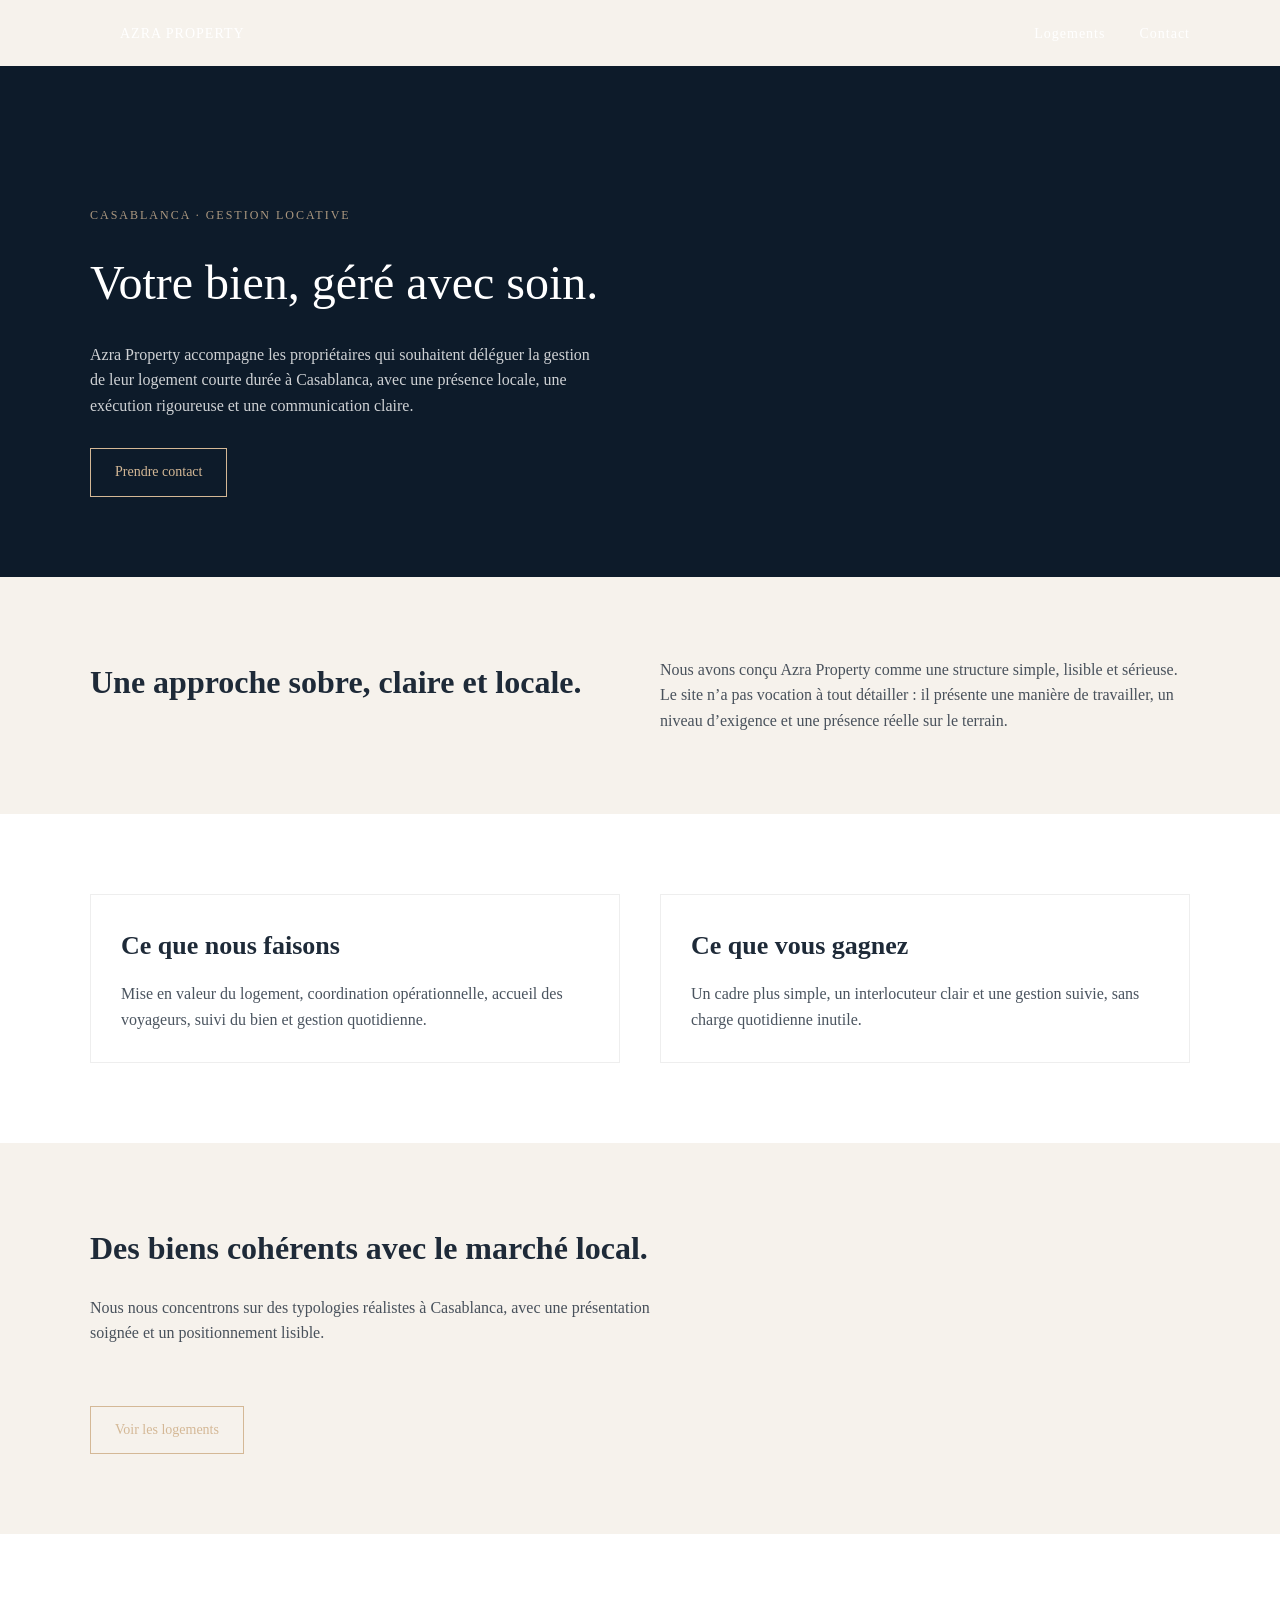
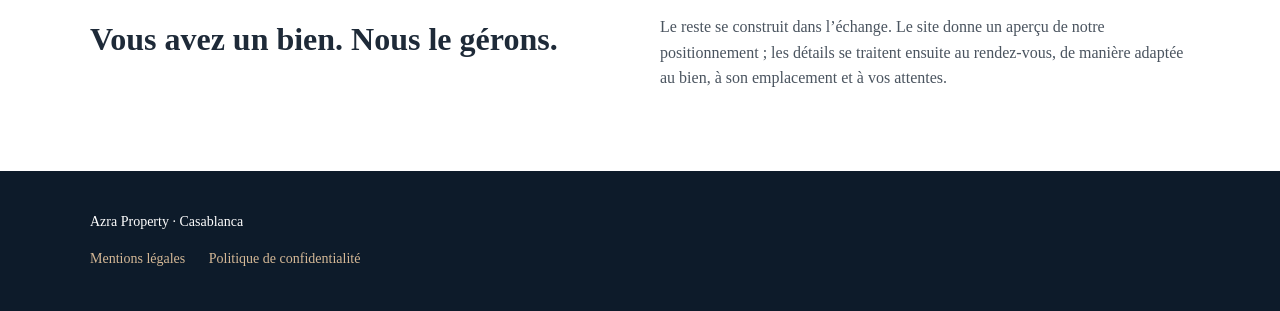
<file: index.html>
<!DOCTYPE html>
<html lang="fr">
<head>
  <meta charset="UTF-8" />
  <meta name="viewport" content="width=device-width, initial-scale=1.0" />
  <title>Azra Property</title>
  <meta name="description" content="Gestion locative courte durée à Casablanca. Une approche sobre, locale et rigoureuse pour les propriétaires." />
  <link rel="stylesheet" href="assets/styles.css" />
</head>
<body>

  <header>
    <div class="container">
      <nav>
        <div class="logo">
          <a href="index.html">AZRA PROPERTY</a>
        </div>
        <div class="nav-links">
          <a href="logements.html">Logements</a>
          <a href="contact.html">Contact</a>
        </div>
      </nav>
    </div>
  </header>

  <section class="hero">
    <div class="container">
      <p style="font-size: 12px; letter-spacing: 2px; text-transform: uppercase; color: #D4B896; margin-bottom: 20px;">
        Casablanca · gestion locative
      </p>

      <h1>Votre bien, géré avec soin.</h1>

      <p>
        Azra Property accompagne les propriétaires qui souhaitent déléguer la gestion de leur logement courte durée à Casablanca, avec une présence locale, une exécution rigoureuse et une communication claire.
      </p>

      <a href="contact.html" class="button">Prendre contact</a>
    </div>
  </section>

  <section class="section">
    <div class="container grid">
      <div>
        <h2>Une approche sobre, claire et locale.</h2>
      </div>
      <div>
        <p>
          Nous avons conçu Azra Property comme une structure simple, lisible et sérieuse. Le site n’a pas vocation à tout détailler : il présente une manière de travailler, un niveau d’exigence et une présence réelle sur le terrain.
        </p>
      </div>
    </div>
  </section>

  <section class="section" style="background: white;">
    <div class="container grid">
      <div class="card">
        <h2 style="font-size: 26px; margin-bottom: 15px;">Ce que nous faisons</h2>
        <p>
          Mise en valeur du logement, coordination opérationnelle, accueil des voyageurs, suivi du bien et gestion quotidienne.
        </p>
      </div>

      <div class="card">
        <h2 style="font-size: 26px; margin-bottom: 15px;">Ce que vous gagnez</h2>
        <p>
          Un cadre plus simple, un interlocuteur clair et une gestion suivie, sans charge quotidienne inutile.
        </p>
      </div>
    </div>
  </section>

  <section class="section">
    <div class="container">
      <h2 style="margin-bottom: 20px;">Des biens cohérents avec le marché local.</h2>
      <p style="margin-bottom: 30px;">
        Nous nous concentrons sur des typologies réalistes à Casablanca, avec une présentation soignée et un positionnement lisible.
      </p>

      <a href="logements.html" class="button">Voir les logements</a>
    </div>
  </section>

  <section class="section" style="background: white;">
    <div class="container grid">
      <div>
        <h2>Vous avez un bien. Nous le gérons.</h2>
      </div>
      <div>
        <p>
          Le reste se construit dans l’échange. Le site donne un aperçu de notre positionnement ; les détails se traitent ensuite au rendez-vous, de manière adaptée au bien, à son emplacement et à vos attentes.
        </p>
      </div>
    </div>
  </section>

  <footer>
    <div class="container">
      <p style="margin-bottom: 15px;">Azra Property · Casablanca</p>
      <a href="mentions-legales.html">Mentions légales</a>
      <a href="politique-confidentialite.html">Politique de confidentialité</a>
    </div>
  </footer>

  <script src="assets/script.js"></script>
</body>
</html>
</file>
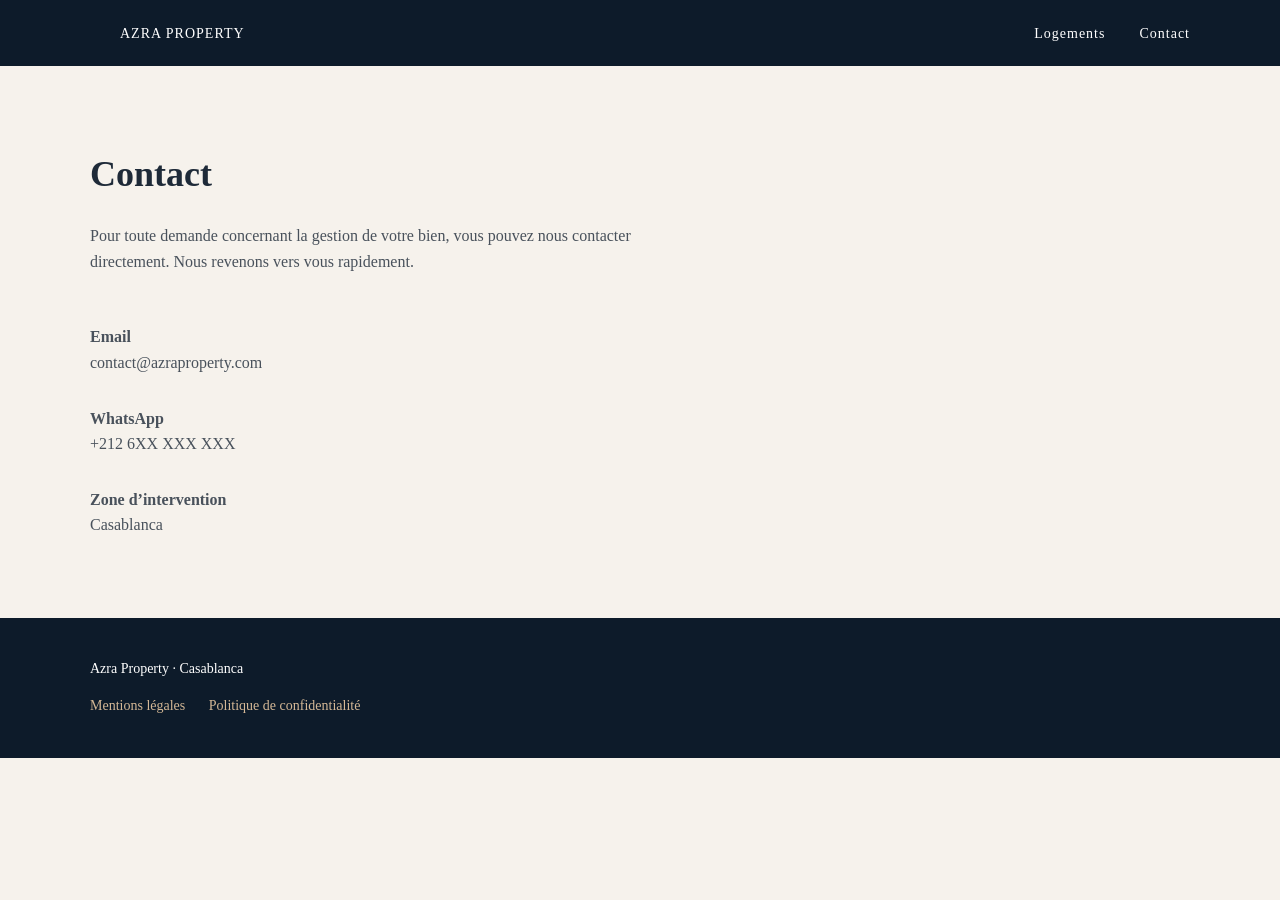
<file: contact.html>
<!DOCTYPE html>
<html lang="fr">
<head>
  <meta charset="UTF-8" />
  <meta name="viewport" content="width=device-width, initial-scale=1.0"/>
  <title>Contact · Azra Property</title>
  <link rel="stylesheet" href="assets/styles.css" />
</head>
<body>

<header>
  <div class="container">
    <nav>
      <div class="logo">
        <a href="index.html">AZRA PROPERTY</a>
      </div>
      <div class="nav-links">
        <a href="logements.html">Logements</a>
        <a href="contact.html">Contact</a>
      </div>
    </nav>
  </div>
</header>

<section class="section">
  <div class="container">

    <h1 style="font-size: 36px; margin-bottom: 20px;">Contact</h1>

    <p style="max-width: 600px; margin-bottom: 50px;">
      Pour toute demande concernant la gestion de votre bien, vous pouvez nous contacter directement. Nous revenons vers vous rapidement.
    </p>

    <div style="margin-bottom: 30px;">
      <p><strong>Email</strong></p>
      <p>contact@azraproperty.com</p>
    </div>

    <div style="margin-bottom: 30px;">
      <p><strong>WhatsApp</strong></p>
      <p>+212 6XX XXX XXX</p>
    </div>

    <div>
      <p><strong>Zone d’intervention</strong></p>
      <p>Casablanca</p>
    </div>

  </div>
</section>

<footer>
  <div class="container">
    <p style="margin-bottom: 15px;">Azra Property · Casablanca</p>
    <a href="mentions-legales.html">Mentions légales</a>
    <a href="politique-confidentialite.html">Politique de confidentialité</a>
  </div>
</footer>

<script src="assets/script.js"></script>
</body>
</html>
</file>
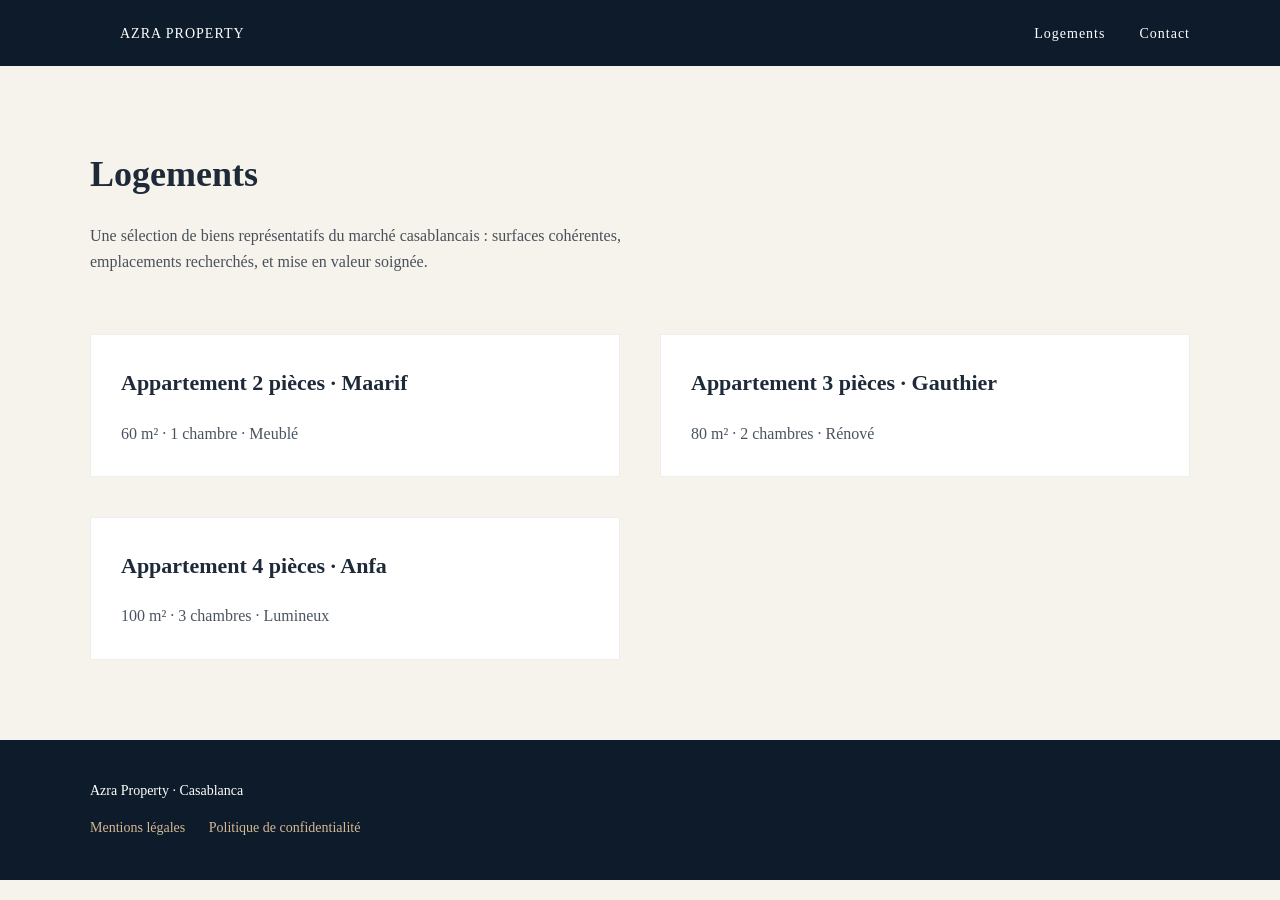
<file: logements.html>
<!DOCTYPE html>
<html lang="fr">
<head>
  <meta charset="UTF-8" />
  <meta name="viewport" content="width=device-width, initial-scale=1.0"/>
  <title>Logements · Azra Property</title>
  <link rel="stylesheet" href="assets/styles.css" />
</head>
<body>

<header>
  <div class="container">
    <nav>
      <div class="logo">
        <a href="index.html">AZRA PROPERTY</a>
      </div>
      <div class="nav-links">
        <a href="logements.html">Logements</a>
        <a href="contact.html">Contact</a>
      </div>
    </nav>
  </div>
</header>

<section class="section">
  <div class="container">
    <h1 style="font-size: 36px; margin-bottom: 20px;">Logements</h1>

    <p style="max-width: 600px; margin-bottom: 60px;">
      Une sélection de biens représentatifs du marché casablancais : surfaces cohérentes, emplacements recherchés, et mise en valeur soignée.
    </p>

    <div class="grid">

      <div class="card">
        <h2 style="font-size: 22px;">Appartement 2 pièces · Maarif</h2>
        <p>60 m² · 1 chambre · Meublé</p>
      </div>

      <div class="card">
        <h2 style="font-size: 22px;">Appartement 3 pièces · Gauthier</h2>
        <p>80 m² · 2 chambres · Rénové</p>
      </div>

      <div class="card">
        <h2 style="font-size: 22px;">Appartement 4 pièces · Anfa</h2>
        <p>100 m² · 3 chambres · Lumineux</p>
      </div>

    </div>
  </div>
</section>

<footer>
  <div class="container">
    <p style="margin-bottom: 15px;">Azra Property · Casablanca</p>
    <a href="mentions-legales.html">Mentions légales</a>
    <a href="politique-confidentialite.html">Politique de confidentialité</a>
  </div>
</footer>

<script src="assets/script.js"></script>
</body>
</html>
</file>
<file: assets/styles.css>
/* RESET */
* {
  margin: 0;
  padding: 0;
  box-sizing: border-box;
}

/* GLOBAL */
body {
  font-family: 'Cormorant Garamond', serif;
  background: #F6F2EC;
  color: #1E2A38;
  line-height: 1.6;
}

/* CONTAINER */
.container {
  width: 90%;
  max-width: 1100px;
  margin: auto;
}

/* HEADER */
header {
  background: #0D1B2A;
  padding: 20px 0;
}

nav {
  display: flex;
  justify-content: space-between;
  align-items: center;
}

nav a {
  color: #FFFFFF;
  text-decoration: none;
  margin-left: 30px;
  font-size: 14px;
  letter-spacing: 1px;
}

nav a:hover {
  opacity: 0.7;
}

/* HERO */
.hero {
  padding: 120px 0 80px;
  background: #0D1B2A;
  color: white;
}

.hero h1 {
  font-size: 48px;
  font-weight: 500;
  max-width: 600px;
}

.hero p {
  margin-top: 20px;
  font-size: 16px;
  max-width: 500px;
  opacity: 0.8;
}

/* BUTTON */
.button {
  display: inline-block;
  margin-top: 30px;
  padding: 12px 24px;
  border: 1px solid #D4B896;
  color: #D4B896;
  text-decoration: none;
  font-size: 14px;
  transition: 0.3s;
}

.button:hover {
  background: #D4B896;
  color: #0D1B2A;
}

/* SECTION */
.section {
  padding: 80px 0;
}

.section h2 {
  font-size: 32px;
  margin-bottom: 20px;
}

.section p {
  max-width: 600px;
  opacity: 0.8;
}

/* GRID */
.grid {
  display: grid;
  grid-template-columns: 1fr 1fr;
  gap: 40px;
}

/* CARD */
.card {
  background: white;
  padding: 30px;
  border: 1px solid #eee;
}

/* FOOTER */
footer {
  background: #0D1B2A;
  color: white;
  padding: 40px 0;
  font-size: 14px;
}

footer a {
  color: #D4B896;
  text-decoration: none;
  margin-right: 20px;
}
</file>
